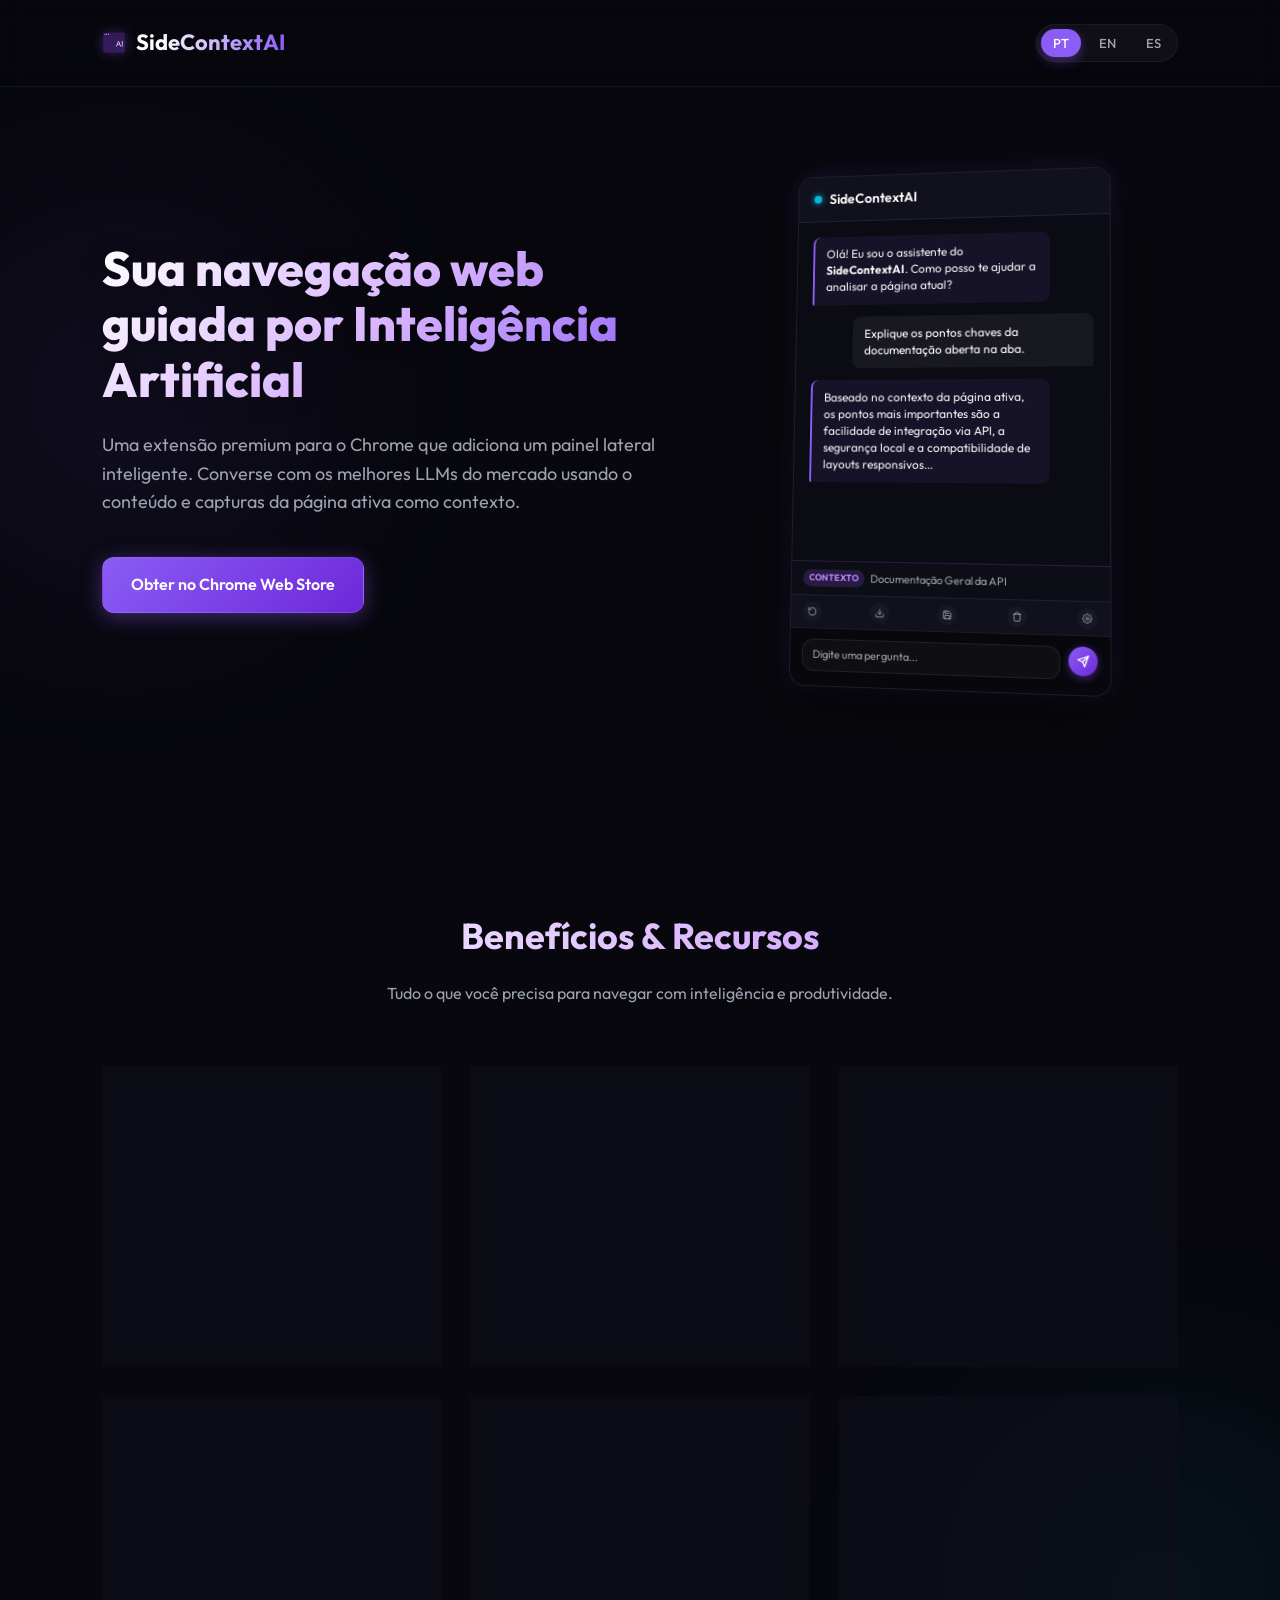
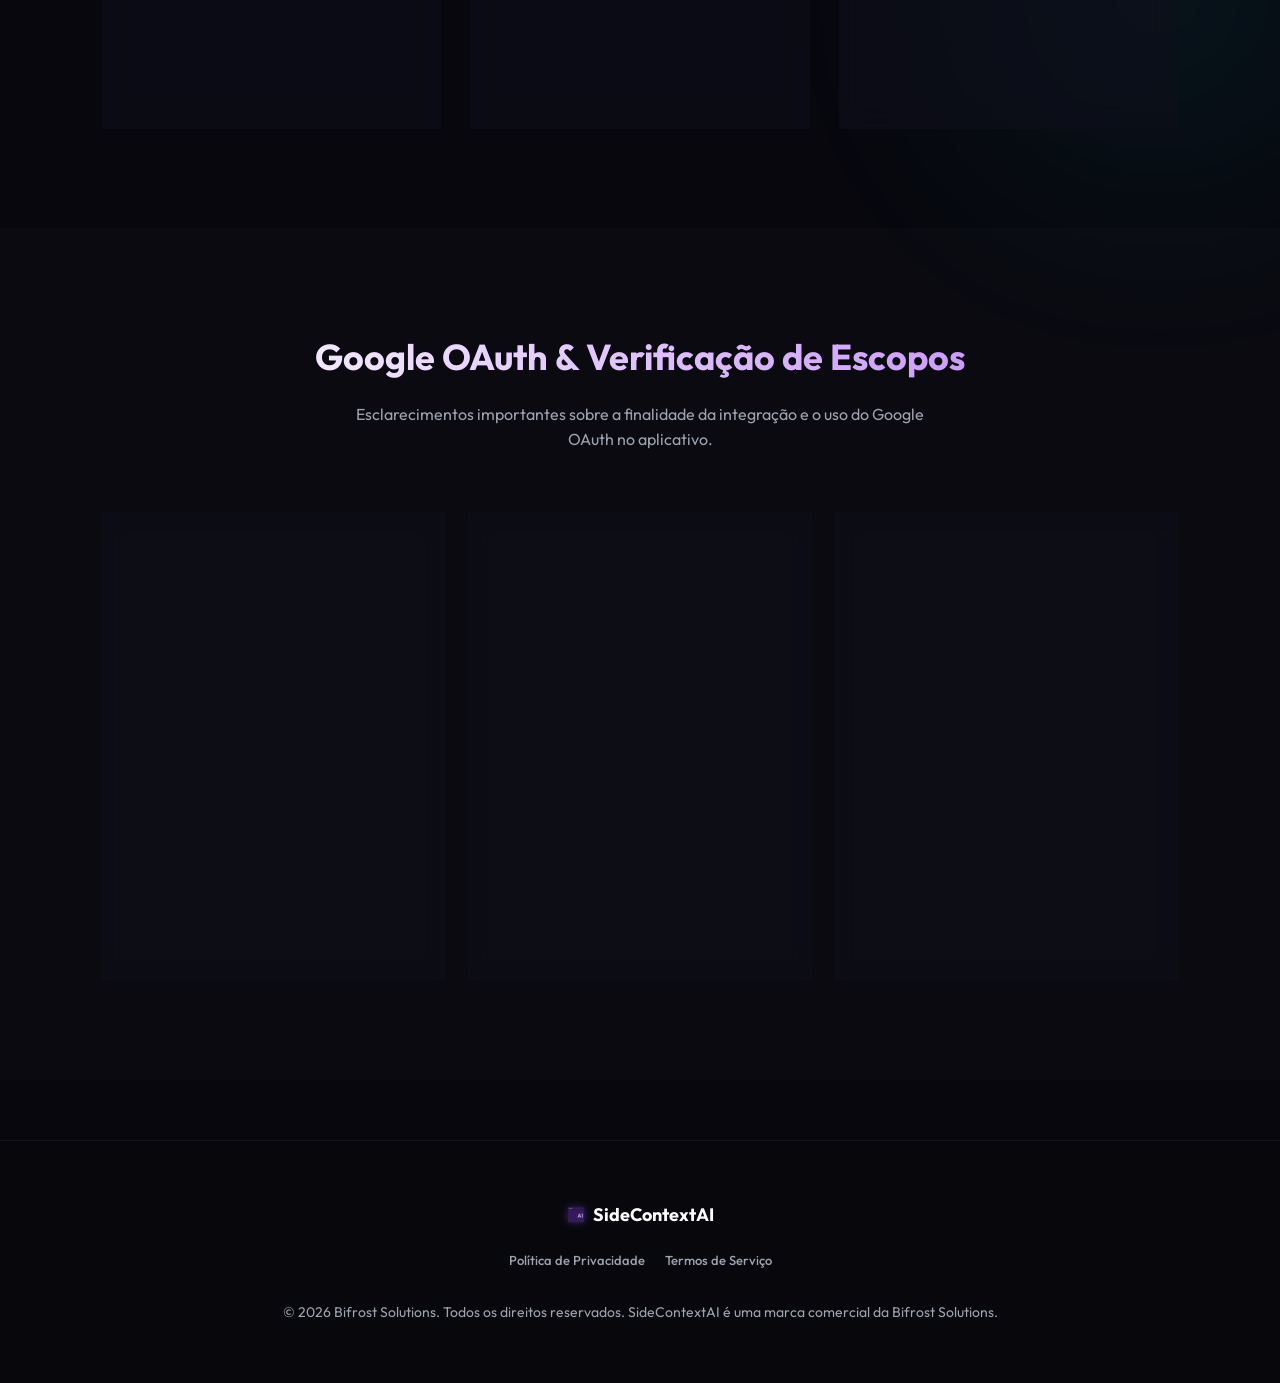
<file: index.html>
<!DOCTYPE html>
<html lang="pt">
<head>
  <meta charset="UTF-8">
  <meta name="viewport" content="width=device-width, initial-scale=1.0">
  <title>SideContextAI — Inteligência Artificial em Painel Lateral no Navegador</title>
  <meta name="description" content="SideContextAI - Extensão Chrome premium de IA em painel lateral com leitura de contexto ativo de página, captura de tela, exportação para Drive e Markdown.">
  
  <!-- SEO & OpenGraph -->
  <meta property="og:title" content="SideContextAI — Inteligência Artificial em Painel Lateral no Navegador">
  <meta property="og:description" content="Converse com Gemini, OpenAI, Anthropic Claude, Meta, DeepSeek, Qwen e Kimi usando o conteúdo da página ativa como contexto instantâneo.">
  <meta property="og:type" content="website">
  
  <!-- Fonts -->
  <link rel="preconnect" href="https://fonts.googleapis.com">
  <link rel="preconnect" href="https://fonts.gstatic.com" crossorigin>
  <link href="https://fonts.googleapis.com/css2?family=Outfit:wght@300;400;500;600;700;800&display=swap" rel="stylesheet">
  
  <link rel="icon" type="image/png" href="icon.png">
  <link rel="stylesheet" href="style.css">
</head>
<body>
  <!-- Nav Bar -->
  <nav class="navbar">
    <div class="logo">
      <img src="icon.png" alt="SideContextAI Logo" style="width: 24px; height: 24px; border-radius: 6px; filter: drop-shadow(0 0 6px var(--primary-glow));">
      <span data-i18n="navTitle">SideContextAI</span>
    </div>
    
    <div class="lang-selector">
      <button class="lang-btn active" data-lang="pt_BR" id="lang-pt">PT</button>
      <button class="lang-btn" data-lang="en" id="lang-en">EN</button>
      <button class="lang-btn" data-lang="es" id="lang-es">ES</button>
    </div>
  </nav>

  <!-- Hero Section -->
  <section class="hero">
    <div class="hero-content scroll-reveal">
      <h2 class="hero-title" data-i18n="heroTitle">Sua navegação web guiada por Inteligência Artificial</h2>
      <p class="hero-subtitle" data-i18n="heroSubtitle">Uma extensão premium para o Chrome que adiciona um painel lateral inteligente. Converse com os melhores LLMs do mercado usando o conteúdo e capturas da página ativa como contexto.</p>
      <div class="hero-ctas">
        <a href="#" class="btn-primary" data-i18n="ctaInstall">Obter no Chrome Web Store</a>
      </div>
    </div>
    
    <div class="hero-mockup scroll-reveal delay-1">
      <!-- High fidelity extension UI preview in CSS -->
      <div class="extension-preview">
        <div class="mock-header">
          <div class="mock-header-dot"></div>
          <span>SideContextAI</span>
        </div>
        
        <div class="mock-chat">
          <div class="mock-msg assistant">
            Olá! Eu sou o assistente do <strong>SideContextAI</strong>. Como posso te ajudar a analisar a página atual?
          </div>
          <div class="mock-msg user">
            Explique os pontos chaves da documentação aberta na aba.
          </div>
          <div class="mock-msg assistant">
            Baseado no contexto da página ativa, os pontos mais importantes são a facilidade de integração via API, a segurança local e a compatibilidade de layouts responsivos...
          </div>
        </div>

        <div class="mock-context">
          <span class="mock-badge">CONTEXTO</span>
          <span class="mock-title">Documentação Geral da API</span>
        </div>

        <div class="mock-toolbar">
          <div class="mock-tool">
            <svg xmlns="http://www.w3.org/2000/svg" width="10" height="10" viewBox="0 0 24 24" fill="none" stroke="currentColor" stroke-width="2" stroke-linecap="round" stroke-linejoin="round"><path d="M3 12a9 9 0 1 0 9-9 9.75 9.75 0 0 0-6.74 2.74L3 8"></path><polyline points="3 3 3 8 8 8"></polyline></svg>
          </div>
          <div class="mock-tool">
            <svg xmlns="http://www.w3.org/2000/svg" width="10" height="10" viewBox="0 0 24 24" fill="none" stroke="currentColor" stroke-width="2" stroke-linecap="round" stroke-linejoin="round"><path d="M21 15v4a2 2 0 0 1-2 2H5a2 2 0 0 1-2-2v-4"></path><polyline points="7 10 12 15 17 10"></polyline><line x1="12" y1="15" x2="12" y2="3"></line></svg>
          </div>
          <div class="mock-tool">
            <svg xmlns="http://www.w3.org/2000/svg" width="10" height="10" viewBox="0 0 24 24" fill="none" stroke="currentColor" stroke-width="2" stroke-linecap="round" stroke-linejoin="round"><path d="M19 21H5a2 2 0 0 1-2-2V5a2 2 0 0 1 2-2h11l5 5v11a2 2 0 0 1-2 2z"></path><polyline points="17 21 17 13 7 13 7 21"></polyline><polyline points="7 3 7 8 15 8"></polyline></svg>
          </div>
          <div class="mock-tool">
            <svg xmlns="http://www.w3.org/2000/svg" width="10" height="10" viewBox="0 0 24 24" fill="none" stroke="currentColor" stroke-width="2" stroke-linecap="round" stroke-linejoin="round"><polyline points="3 6 5 6 21 6"></polyline><path d="M19 6v14a2 2 0 0 1-2 2H7a2 2 0 0 1-2-2V6m3 0V4a2 2 0 0 1 2-2h4a2 2 0 0 1 2 2v2"></path></svg>
          </div>
          <div class="mock-tool">
            <svg xmlns="http://www.w3.org/2000/svg" width="10" height="10" viewBox="0 0 24 24" fill="none" stroke="currentColor" stroke-width="2" stroke-linecap="round" stroke-linejoin="round"><circle cx="12" cy="12" r="3"></circle><path d="M19.4 15a1.65 1.65 0 0 0 .33 1.82l.06.06a2 2 0 1 1-2.83 2.83l-.06-.06a1.65 1.65 0 0 0-1.82-.33 1.65 1.65 0 0 0-1 1.51V21a2 2 0 0 1-4 0v-.09A1.65 1.65 0 0 0 9 19.4a1.65 1.65 0 0 0-1.82.33l-.06.06a2 2 0 1 1-2.83-2.83l.06-.06a1.65 1.65 0 0 0 .33-1.82 1.65 1.65 0 0 0-1.51-1H3a2 2 0 0 1 0-4h.09A1.65 1.65 0 0 0 4.6 9a1.65 1.65 0 0 0-.33-1.82l-.06-.06a2 2 0 1 1 2.83-2.83l.06.06a1.65 1.65 0 0 0 1.82.33H9a1.65 1.65 0 0 0 1-1.51V3a2 2 0 0 1 4 0v.09a1.65 1.65 0 0 0 1 1.51 1.65 1.65 0 0 0 1.82-.33l.06-.06a2 2 0 1 1 2.83 2.83l-.06.06a1.65 1.65 0 0 0-.33 1.82V9a1.65 1.65 0 0 0 1.51 1H21a2 2 0 0 1 0 4h-.09a1.65 1.65 0 0 0-1.51 1z"></path></svg>
          </div>
        </div>

        <div class="mock-input-area">
          <div class="mock-input">Digite uma pergunta...</div>
          <div class="mock-send">
            <svg xmlns="http://www.w3.org/2000/svg" width="12" height="12" viewBox="0 0 24 24" fill="none" stroke="#fff" stroke-width="2.5" stroke-linecap="round" stroke-linejoin="round"><line x1="22" y1="2" x2="11" y2="13"></line><polygon points="22 2 15 22 11 13 2 9 22 2"></polygon></svg>
          </div>
        </div>
      </div>
    </div>
  </section>

  <!-- Features Section -->
  <section class="section" id="features">
    <div class="section-header scroll-reveal">
      <h2 class="section-title" data-i18n="sectionFeaturesTitle">Benefícios & Recursos</h2>
      <p class="section-subtitle" data-i18n="sectionFeaturesSub">Tudo o que você precisa para navegar com inteligência e produtividade.</p>
    </div>
    
    <div class="features-grid">
      <!-- Card 1 -->
      <div class="feature-card scroll-reveal">
        <div class="feature-icon-wrapper">
          <svg xmlns="http://www.w3.org/2000/svg" width="24" height="24" viewBox="0 0 24 24" fill="none" stroke="currentColor" stroke-width="2" stroke-linecap="round" stroke-linejoin="round"><path d="M14 2H6a2 2 0 0 0-2 2v16a2 2 0 0 0 2 2h12a2 2 0 0 0 2-2V8z"></path><polyline points="14 2 14 8 20 8"></polyline><line x1="16" y1="13" x2="8" y2="13"></line><line x1="16" y1="17" x2="8" y2="17"></line><polyline points="10 9 9 9 8 9"></polyline></svg>
        </div>
        <h3 data-i18n="featureContextTitle">Contexto Limpo de Página</h3>
        <p data-i18n="featureContextDesc">Lê e analisa dinamicamente até 30.000 caracteres de texto do corpo principal da aba ativa, ignorando automaticamente cabeçalhos, rodapés e anúncios.</p>
      </div>

      <!-- Card 2 -->
      <div class="feature-card scroll-reveal delay-1">
        <div class="feature-icon-wrapper">
          <svg xmlns="http://www.w3.org/2000/svg" width="24" height="24" viewBox="0 0 24 24" fill="none" stroke="currentColor" stroke-width="2" stroke-linecap="round" stroke-linejoin="round"><rect x="3" y="3" width="18" height="18" rx="2" ry="2"></rect><circle cx="8.5" cy="8.5" r="1.5"></circle><polyline points="21 15 16 10 5 21"></polyline></svg>
        </div>
        <h3 data-i18n="featureMultimodalTitle">Suporte Multimodal</h3>
        <p data-i18n="featureMultimodalDesc">Anexe capturas de tela (prints) da área visível da sua aba ativa e envie para modelos multimodais como o Gemini e Claude analisarem visualmente.</p>
      </div>

      <!-- Card 3 -->
      <div class="feature-card scroll-reveal delay-2">
        <div class="feature-icon-wrapper">
          <svg xmlns="http://www.w3.org/2000/svg" width="24" height="24" viewBox="0 0 24 24" fill="none" stroke="currentColor" stroke-width="2" stroke-linecap="round" stroke-linejoin="round"><path d="M12 2L2 7l10 5 10-5-10-5zM2 17l10 5 10-5M2 12l10 5 10-5"></path></svg>
        </div>
        <h3 data-i18n="featureProvidersTitle">7 Provedores Globais</h3>
        <p data-i18n="featureProvidersDesc">Configure e alterne em tempo real entre Google Gemini, OpenAI, Anthropic Claude, Meta, DeepSeek, Qwen e Kimi.</p>
      </div>

      <!-- Card 4 -->
      <div class="feature-card scroll-reveal">
        <div class="feature-icon-wrapper">
          <svg xmlns="http://www.w3.org/2000/svg" width="24" height="24" viewBox="0 0 24 24" fill="none" stroke="currentColor" stroke-width="2" stroke-linecap="round" stroke-linejoin="round"><path d="M19 21H5a2 2 0 0 1-2-2V5a2 2 0 0 1 2-2h11l5 5v11a2 2 0 0 1-2 2z"></path><polyline points="17 21 17 13 7 13 7 21"></polyline><polyline points="7 3 7 8 15 8"></polyline></svg>
        </div>
        <h3 data-i18n="featureDriveTitle">Exportação em Nuvem</h3>
        <p data-i18n="featureDriveDesc">Integre sua conta do Google Drive para salvar conversas completas formatadas em pastas personalizadas com layout rico em HTML.</p>
      </div>

      <!-- Card 5 -->
      <div class="feature-card scroll-reveal delay-1">
        <div class="feature-icon-wrapper">
          <svg xmlns="http://www.w3.org/2000/svg" width="24" height="24" viewBox="0 0 24 24" fill="none" stroke="currentColor" stroke-width="2" stroke-linecap="round" stroke-linejoin="round"><path d="M21 15v4a2 2 0 0 1-2 2H5a2 2 0 0 1-2-2v-4"></path><polyline points="7 10 12 15 17 10"></polyline><line x1="12" y1="15" x2="12" y2="3"></line></svg>
        </div>
        <h3 data-i18n="featureLocalTitle">Download em Markdown</h3>
        <p data-i18n="featureLocalDesc">Baixe o histórico completo da conversa localmente em Markdown (.md) estruturado com um único clique, sem permissões invasivas.</p>
      </div>

      <!-- Card 6 -->
      <div class="feature-card scroll-reveal delay-2">
        <div class="feature-icon-wrapper">
          <svg xmlns="http://www.w3.org/2000/svg" width="24" height="24" viewBox="0 0 24 24" fill="none" stroke="currentColor" stroke-width="2" stroke-linecap="round" stroke-linejoin="round"><rect x="3" y="11" width="18" height="11" rx="2" ry="2"></rect><path d="M7 11V7a5 5 0 0 1 10 0v4"></path></svg>
        </div>
        <h3 data-i18n="featurePrivacyTitle">Privacidade e Segurança</h3>
        <p data-i18n="featurePrivacyDesc">Suas credenciais e dados nunca tocam servidores intermediários. Tudo é salvo no armazenamento seguro local (chrome.storage.local) do seu navegador.</p>
      </div>
    </div>
  </section>

  <!-- Google Cloud Verification Section -->
  <section class="section" id="google-verification" style="border-top: 1px solid var(--border-color); background: rgba(255, 255, 255, 0.01);">
    <div class="section-header scroll-reveal">
      <h2 class="section-title" data-i18n="oauthSectionTitle">Google OAuth & Verificação de Escopos</h2>
      <p class="section-subtitle" data-i18n="oauthSectionSub">Esclarecimentos importantes sobre a finalidade da integração e o uso do Google OAuth no aplicativo.</p>
    </div>
    
    <div class="features-grid" style="grid-template-columns: repeat(auto-fit, minmax(280px, 1fr)); gap: 24px;">
      <!-- Bloco 1: Finalidade -->
      <div class="feature-card scroll-reveal">
        <div class="feature-icon-wrapper" style="background: rgba(139, 92, 246, 0.1); color: var(--primary-hover);">
          <svg xmlns="http://www.w3.org/2000/svg" width="24" height="24" viewBox="0 0 24 24" fill="none" stroke="currentColor" stroke-width="2" stroke-linecap="round" stroke-linejoin="round"><path d="M12 22s8-4 8-10V5l-8-3-8 3v7c0 6 8 10 8 10z"></path></svg>
        </div>
        <h3 data-i18n="oauthPurposeTitle">Finalidade e Propósito do Aplicativo</h3>
        <p data-i18n="oauthPurposeDesc" style="color: var(--text-secondary); line-height: 1.5; font-size: 14px;">O SideContextAI é um assistente de produtividade para navegadores. Sua finalidade é ajudar o usuário a interagir, resumir e analisar o conteúdo em texto e imagens de sua aba aberta de navegação ativa através da integração com modelos de inteligência artificial.</p>
      </div>

      <!-- Bloco 2: Escopo -->
      <div class="feature-card scroll-reveal delay-1">
        <div class="feature-icon-wrapper" style="background: rgba(99, 102, 241, 0.1); color: #6366f1;">
          <svg xmlns="http://www.w3.org/2000/svg" width="24" height="24" viewBox="0 0 24 24" fill="none" stroke="currentColor" stroke-width="2" stroke-linecap="round" stroke-linejoin="round"><path d="M22 19a2 2 0 0 1-2 2H4a2 2 0 0 1-2-2V5a2 2 0 0 1 2-2h5l2 3h9a2 2 0 0 1 2 2z"></path></svg>
        </div>
        <h3 data-i18n="oauthScopeTitle">Uso do Escopo do Google Drive (drive.file)</h3>
        <p data-i18n="oauthScopeDesc" style="color: var(--text-secondary); line-height: 1.5; font-size: 14px;">A extensão requer acesso limitado ao escopo 'https://www.googleapis.com/auth/drive.file'. Este escopo é utilizado unicamente para possibilitar que você salve o histórico das suas conversas e análises de IA em formato de documento (.html rico) em seu próprio Google Drive, sob uma pasta padrão chamada 'Side Context AI Docs'. Nós não visualizamos, modificamos ou excluímos outros arquivos.</p>
      </div>

      <!-- Bloco 3: Privacidade -->
      <div class="feature-card scroll-reveal delay-2">
        <div class="feature-icon-wrapper" style="background: rgba(16, 185, 129, 0.1); color: var(--success-color);">
          <svg xmlns="http://www.w3.org/2000/svg" width="24" height="24" viewBox="0 0 24 24" fill="none" stroke="currentColor" stroke-width="2" stroke-linecap="round" stroke-linejoin="round"><rect x="3" y="11" width="18" height="11" rx="2" ry="2"></rect><path d="M7 11V7a5 5 0 0 1 10 0v4"></path></svg>
        </div>
        <h3 data-i18n="oauthPrivacyTitle">Privacidade Estrita</h3>
        <p data-i18n="oauthPrivacyDesc" style="color: var(--text-secondary); line-height: 1.5; font-size: 14px;">Nenhum token do Google OAuth, dados de consentimento ou arquivos exportados passam por servidores de backend da Bifrost Solutions. Toda a troca de dados e autenticação OAuth2 ocorre de forma isolada, direta e local entre o seu navegador Google Chrome e os endpoints oficiais da Google API.</p>
      </div>
    </div>
  </section>


  <!-- Footer -->
  <footer class="footer">
    <div class="footer-content">
      <div class="footer-logo">
        <img src="icon.png" alt="SideContextAI Logo" style="width: 18px; height: 18px; border-radius: 4px; filter: drop-shadow(0 0 4px var(--primary-glow));">
        <span>SideContextAI</span>
      </div>
      <div style="margin-bottom: 10px; display: flex; gap: 20px;">
        <a href="privacy.html" style="color: var(--text-secondary); text-decoration: none; font-size: 13px; font-weight: 500;" data-i18n="privacyLink">Política de Privacidade</a>
        <a href="terms.html" style="color: var(--text-secondary); text-decoration: none; font-size: 13px; font-weight: 500;" data-i18n="termsLink">Termos de Serviço</a>
      </div>
      <p data-i18n="footerText">© 2026 Bifrost Solutions. Todos os direitos reservados. SideContextAI é uma marca comercial da Bifrost Solutions.</p>
    </div>
  </footer>

  <script src="messages.js"></script>
  <script src="script.js"></script>
</body>
</html>
</file>
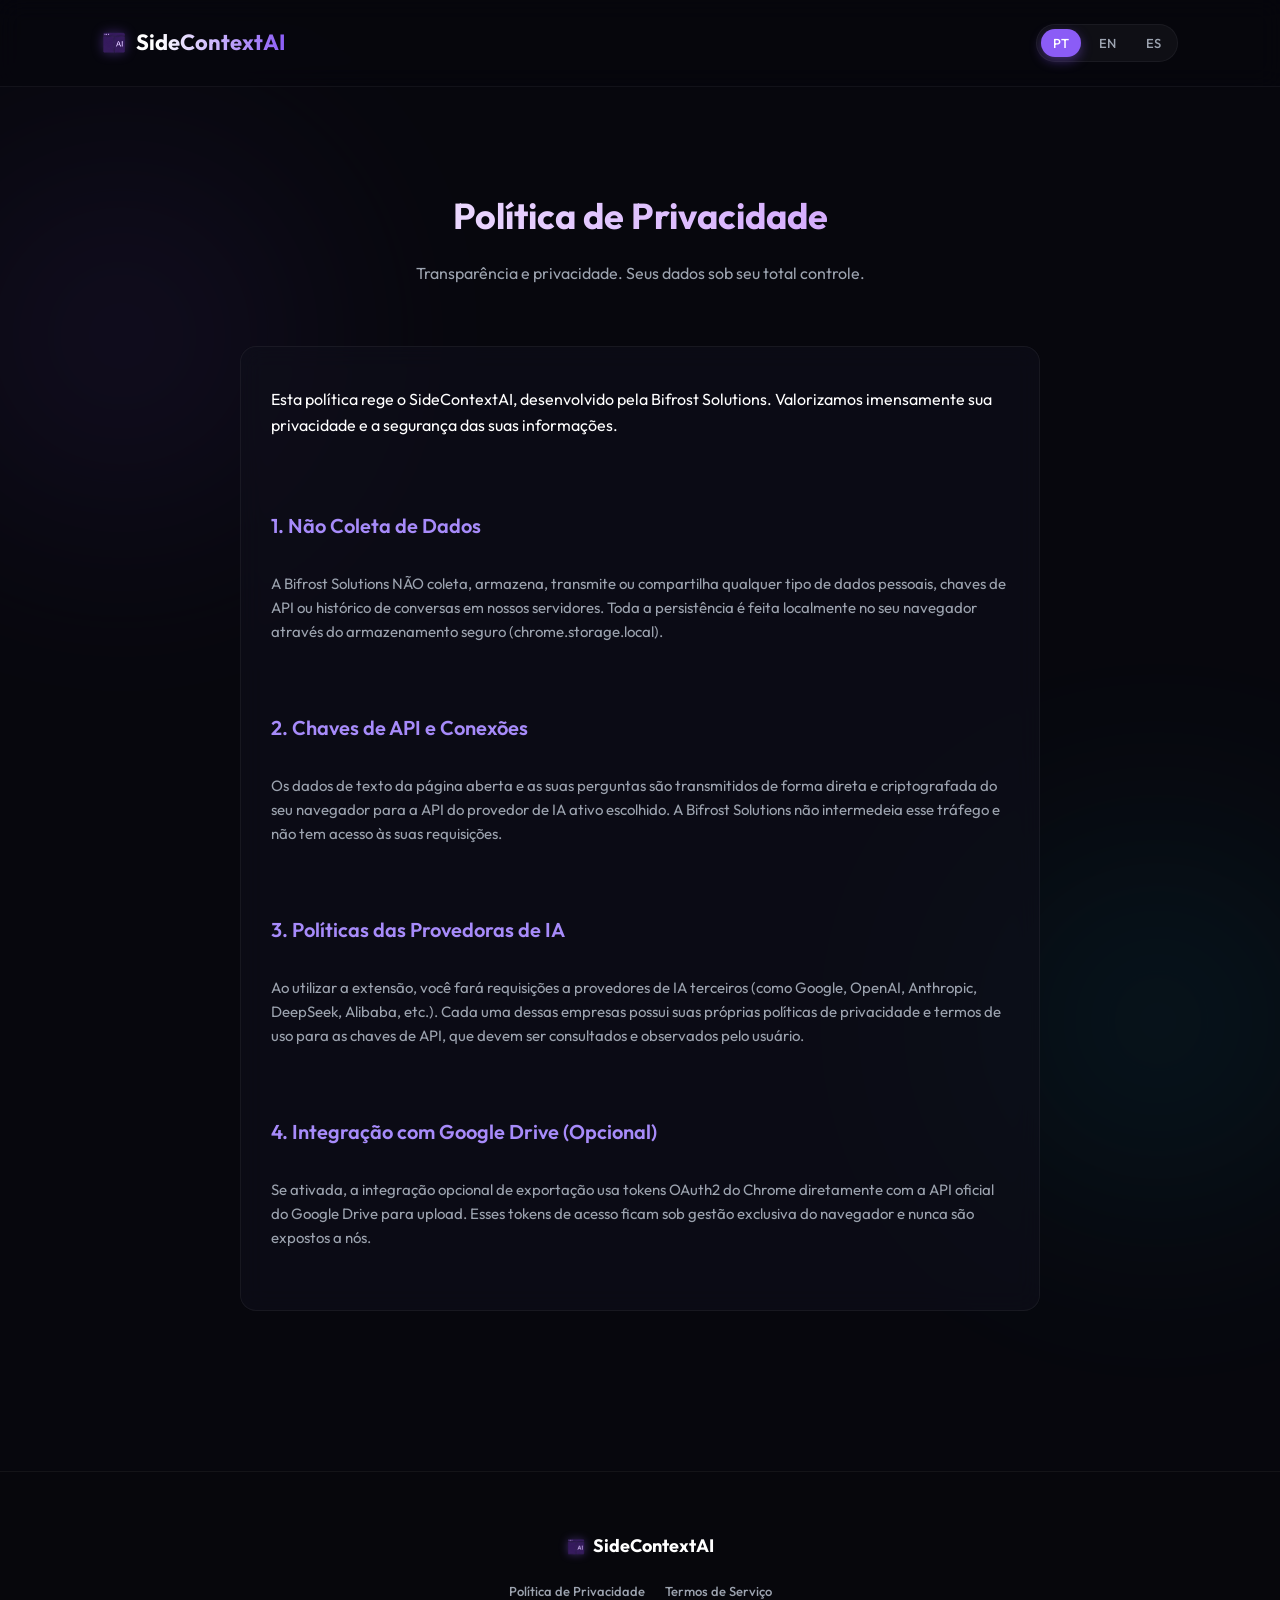
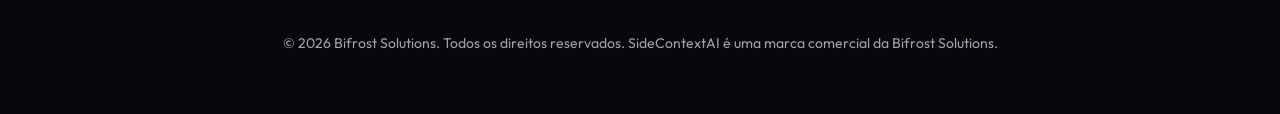
<file: privacy.html>
<!DOCTYPE html>
<html lang="pt">
<head>
  <meta charset="UTF-8">
  <meta name="viewport" content="width=device-width, initial-scale=1.0">
  <title>SideContextAI — Política de Privacidade</title>
  <meta name="description" content="SideContextAI - Política de Privacidade e não coleta de dados da Bifrost Solutions.">
  
  <!-- Fonts -->
  <link rel="preconnect" href="https://fonts.googleapis.com">
  <link rel="preconnect" href="https://fonts.gstatic.com" crossorigin>
  <link href="https://fonts.googleapis.com/css2?family=Outfit:wght@300;400;500;600;700;800&display=swap" rel="stylesheet">
  
  <link rel="icon" type="image/png" href="icon.png">
  <link rel="stylesheet" href="style.css">
</head>
<body>
  <!-- Nav Bar -->
  <nav class="navbar">
    <div class="logo">
      <a href="index.html" style="text-decoration: none; display: flex; align-items: center; gap: 10px;">
        <img src="icon.png" alt="SideContextAI Logo" style="width: 24px; height: 24px; border-radius: 6px; filter: drop-shadow(0 0 6px var(--primary-glow));">
        <span data-i18n="navTitle">SideContextAI</span>
      </a>
    </div>
    
    <div class="lang-selector">
      <button class="lang-btn active" data-lang="pt_BR" id="lang-pt">PT</button>
      <button class="lang-btn" data-lang="en" id="lang-en">EN</button>
      <button class="lang-btn" data-lang="es" id="lang-es">ES</button>
    </div>
  </nav>

  <!-- Content Section -->
  <section class="section">
    <div class="section-header scroll-reveal">
      <h1 class="section-title" data-i18n="privacyTitle">Política de Privacidade</h1>
      <p class="section-subtitle" data-i18n="privacySubtitle">Transparência e privacidade. Seus dados sob seu total controle.</p>
    </div>
    
    <div style="max-width: 800px; margin: 0 auto;" class="feature-card scroll-reveal">
      <p style="margin-bottom: 24px; font-size: 16px; color: #fff;" data-i18n="privacyIntro">Esta política rege o SideContextAI, desenvolvido pela Bifrost Solutions. Valorizamos imensamente sua privacidade e a segurança das suas informações.</p>
      
      <h3 style="margin-top: 28px; margin-bottom: 10px; color: var(--primary-hover);" data-i18n="privacySec1Title">1. Não Coleta de Dados</h3>
      <p style="margin-bottom: 20px; font-size: 15px; color: var(--text-secondary);" data-i18n="privacySec1Desc">A Bifrost Solutions NÃO coleta, armazena, transmite ou compartilha qualquer tipo de dados pessoais, chaves de API ou histórico de conversas em nossos servidores. Toda a persistência é feita localmente no seu navegador através do armazenamento seguro (chrome.storage.local).</p>
      
      <h3 style="margin-top: 28px; margin-bottom: 10px; color: var(--primary-hover);" data-i18n="privacySec2Title">2. Chaves de API e Conexões</h3>
      <p style="margin-bottom: 20px; font-size: 15px; color: var(--text-secondary);" data-i18n="privacySec2Desc">Os dados de texto da página aberta e as suas perguntas são transmitidos de forma direta e criptografada do seu navegador para a API do provedor de IA ativo escolhido. A Bifrost Solutions não intermedeia esse tráfego e não tem acesso às suas requisições.</p>
      
      <h3 style="margin-top: 28px; margin-bottom: 10px; color: var(--primary-hover);" data-i18n="privacySec3Title">3. Políticas das Provedoras de IA</h3>
      <p style="margin-bottom: 20px; font-size: 15px; color: var(--text-secondary);" data-i18n="privacySec3Desc">Ao utilizar a extensão, você fará requisições a provedores de IA terceiros (como Google, OpenAI, Anthropic, DeepSeek, Alibaba, etc.). Cada uma dessas empresas possui suas próprias políticas de privacidade e termos de uso para as chaves de API, que devem ser consultados e observados pelo usuário.</p>
      
      <h3 style="margin-top: 28px; margin-bottom: 10px; color: var(--primary-hover);" data-i18n="privacySec4Title">4. Google Drive Integration</h3>
      <p style="margin-bottom: 20px; font-size: 15px; color: var(--text-secondary);" data-i18n="privacySec4Desc">Se ativada, a integração opcional de exportação usa tokens OAuth2 do Chrome diretamente com a API oficial do Google Drive para upload. Esses tokens de acesso ficam sob gestão exclusiva do navegador e nunca são expostos a nós.</p>
    </div>
  </section>

  <!-- Footer -->
  <footer class="footer">
    <div class="footer-content">
      <div class="footer-logo">
        <img src="icon.png" alt="SideContextAI Logo" style="width: 18px; height: 18px; border-radius: 4px; filter: drop-shadow(0 0 4px var(--primary-glow));">
        <span>SideContextAI</span>
      </div>
      <div style="margin-bottom: 10px; display: flex; gap: 20px;">
        <a href="privacy.html" style="color: var(--text-secondary); text-decoration: none; font-size: 13px; font-weight: 500;" data-i18n="privacyLink">Política de Privacidade</a>
        <a href="terms.html" style="color: var(--text-secondary); text-decoration: none; font-size: 13px; font-weight: 500;" data-i18n="termsLink">Termos de Serviço</a>
      </div>
      <p data-i18n="footerText">© 2026 Bifrost Solutions. Todos os direitos reservados. SideContextAI é uma marca comercial da Bifrost Solutions.</p>
    </div>
  </footer>

  <script src="messages.js"></script>
  <script src="script.js"></script>
</body>
</html>
</file>
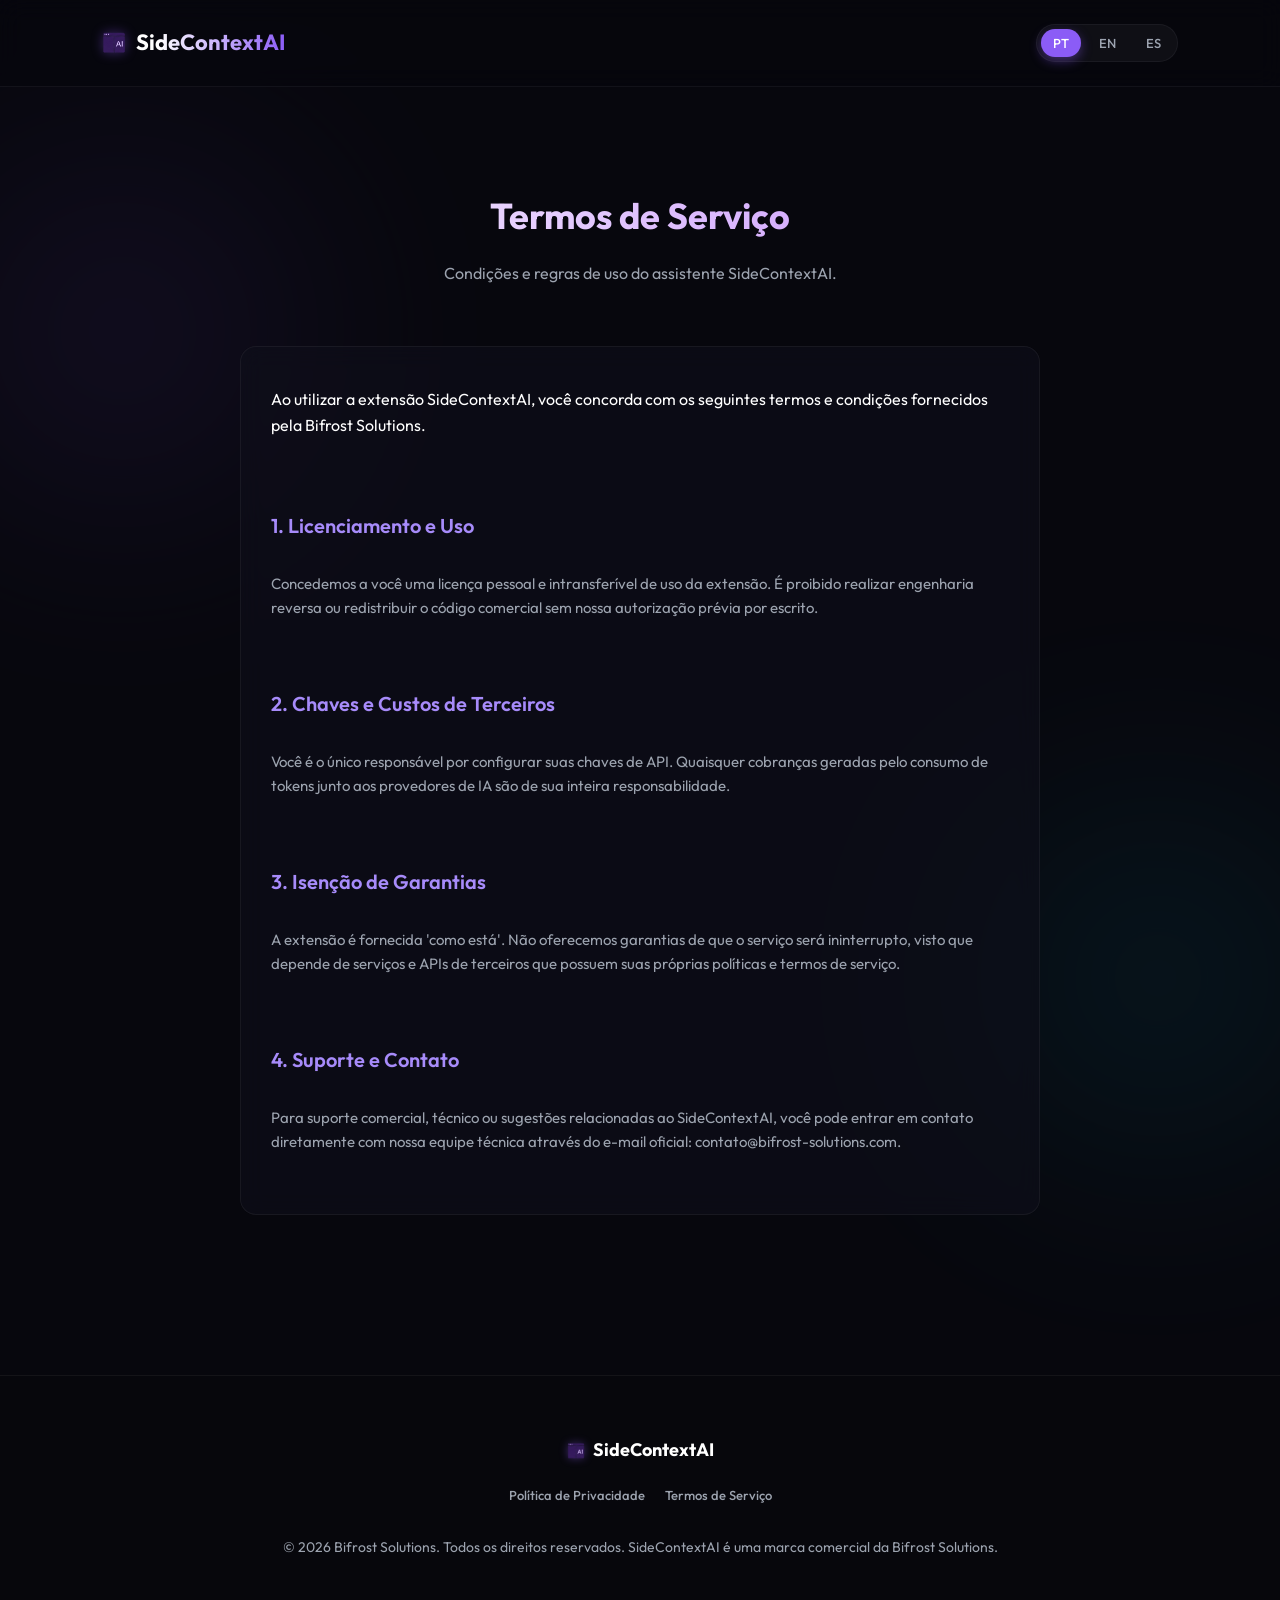
<file: terms.html>
<!DOCTYPE html>
<html lang="pt">
<head>
  <meta charset="UTF-8">
  <meta name="viewport" content="width=device-width, initial-scale=1.0">
  <title>SideContextAI — Termos de Serviço</title>
  <meta name="description" content="SideContextAI - Termos de Serviço da Bifrost Solutions.">
  
  <!-- Fonts -->
  <link rel="preconnect" href="https://fonts.googleapis.com">
  <link rel="preconnect" href="https://fonts.gstatic.com" crossorigin>
  <link href="https://fonts.googleapis.com/css2?family=Outfit:wght@300;400;500;600;700;800&display=swap" rel="stylesheet">
  
  <link rel="icon" type="image/png" href="icon.png">
  <link rel="stylesheet" href="style.css">
</head>
<body>
  <!-- Nav Bar -->
  <nav class="navbar">
    <div class="logo">
      <a href="index.html" style="text-decoration: none; display: flex; align-items: center; gap: 10px;">
        <img src="icon.png" alt="SideContextAI Logo" style="width: 24px; height: 24px; border-radius: 6px; filter: drop-shadow(0 0 6px var(--primary-glow));">
        <span data-i18n="navTitle">SideContextAI</span>
      </a>
    </div>
    
    <div class="lang-selector">
      <button class="lang-btn active" data-lang="pt_BR" id="lang-pt">PT</button>
      <button class="lang-btn" data-lang="en" id="lang-en">EN</button>
      <button class="lang-btn" data-lang="es" id="lang-es">ES</button>
    </div>
  </nav>

  <!-- Content Section -->
  <section class="section">
    <div class="section-header scroll-reveal">
      <h1 class="section-title" data-i18n="termsTitle">Termos de Serviço</h1>
      <p class="section-subtitle" data-i18n="termsSubtitle">Condições e regras de uso do assistente SideContextAI.</p>
    </div>
    
    <div style="max-width: 800px; margin: 0 auto;" class="feature-card scroll-reveal">
      <p style="margin-bottom: 24px; font-size: 16px; color: #fff;" data-i18n="termsIntro">Ao utilizar a extensão SideContextAI, você concorda com os seguintes termos e condições fornecidos pela Bifrost Solutions.</p>
      
      <h3 style="margin-top: 28px; margin-bottom: 10px; color: var(--primary-hover);" data-i18n="termsSec1Title">1. Licenciamento e Uso</h3>
      <p style="margin-bottom: 20px; font-size: 15px; color: var(--text-secondary);" data-i18n="termsSec1Desc">Concedemos a você uma licença pessoal e intransferível de uso da extensão. É proibido realizar engenharia reversa ou redistribuir o código comercial sem nossa autorização prévia por escrito.</p>
      
      <h3 style="margin-top: 28px; margin-bottom: 10px; color: var(--primary-hover);" data-i18n="termsSec2Title">2. Chaves e Custos de Terceiros</h3>
      <p style="margin-bottom: 20px; font-size: 15px; color: var(--text-secondary);" data-i18n="termsSec2Desc">Você é o único responsável por configurar suas chaves de API. Quaisquer cobranças geradas pelo consumo de tokens junto aos provedores de IA são de sua inteira responsabilidade.</p>
      
      <h3 style="margin-top: 28px; margin-bottom: 10px; color: var(--primary-hover);" data-i18n="termsSec3Title">3. Isenção de Garantias</h3>
      <p style="margin-bottom: 20px; font-size: 15px; color: var(--text-secondary);" data-i18n="termsSec3Desc">A extensão é fornecida 'como está'. Não oferecemos garantias de que o serviço será ininterrupto, visto que depende de serviços e APIs de terceiros que possuem suas próprias políticas e termos de serviço.</p>
      
      <h3 style="margin-top: 28px; margin-bottom: 10px; color: var(--primary-hover);" data-i18n="termsSec4Title">4. Suporte e Contato</h3>
      <p style="margin-bottom: 20px; font-size: 15px; color: var(--text-secondary);" data-i18n="termsSec4Desc">Para suporte comercial, técnico ou sugestões relacionadas ao SideContextAI, você pode entrar em contato diretamente com nossa equipe técnica através do e-mail oficial: contato@bifrost-solutions.com.</p>
    </div>
  </section>

  <!-- Footer -->
  <footer class="footer">
    <div class="footer-content">
      <div class="footer-logo">
        <img src="icon.png" alt="SideContextAI Logo" style="width: 18px; height: 18px; border-radius: 4px; filter: drop-shadow(0 0 4px var(--primary-glow));">
        <span>SideContextAI</span>
      </div>
      <div style="margin-bottom: 10px; display: flex; gap: 20px;">
        <a href="privacy.html" style="color: var(--text-secondary); text-decoration: none; font-size: 13px; font-weight: 500;" data-i18n="privacyLink">Política de Privacidade</a>
        <a href="terms.html" style="color: var(--text-secondary); text-decoration: none; font-size: 13px; font-weight: 500;" data-i18n="termsLink">Termos de Serviço</a>
      </div>
      <p data-i18n="footerText">© 2026 Bifrost Solutions. Todos os direitos reservados. SideContextAI é uma marca comercial da Bifrost Solutions.</p>
    </div>
  </footer>

  <script src="messages.js"></script>
  <script src="script.js"></script>
</body>
</html>
</file>
<file: style.css>
/* style.css */

:root {
  --bg-dark: #07070d;
  --bg-panel: rgba(15, 15, 27, 0.6);
  --border-glass: rgba(255, 255, 255, 0.05);
  --border-glow: rgba(139, 92, 246, 0.3);
  --text-primary: #f3f4f6;
  --text-secondary: #9ca3af;
  --primary-color: #8b5cf6;
  --primary-hover: #a78bfa;
  --primary-glow: rgba(139, 92, 246, 0.4);
  --accent-color: #06b6d4;
  --font-sans: 'Outfit', sans-serif;
  --transition-smooth: all 0.3s cubic-bezier(0.4, 0, 0.2, 1);
}

* {
  box-sizing: border-box;
  margin: 0;
  padding: 0;
}

body {
  background-color: var(--bg-dark);
  font-family: var(--font-sans);
  color: var(--text-primary);
  line-height: 1.6;
  overflow-x: hidden;
  position: relative;
}

/* Background Auroras */
body::before,
body::after {
  content: "";
  position: absolute;
  width: 500px;
  height: 500px;
  border-radius: 50%;
  filter: blur(120px);
  z-index: -1;
  opacity: 0.15;
  pointer-events: none;
}

body::before {
  top: 5%;
  left: -10%;
  background: radial-gradient(circle, var(--primary-color) 0%, transparent 70%);
  animation: pulseAurora 12s infinite alternate ease-in-out;
}

body::after {
  top: 45%;
  right: -10%;
  background: radial-gradient(circle, var(--accent-color) 0%, transparent 70%);
  animation: pulseAurora 15s infinite alternate-reverse ease-in-out;
}

@keyframes pulseAurora {
  0% { transform: translate(0, 0) scale(1); opacity: 0.12; }
  100% { transform: translate(30px, 40px) scale(1.15); opacity: 0.18; }
}

/* Header & Nav */
.navbar {
  display: flex;
  justify-content: space-between;
  align-items: center;
  padding: 24px 8%;
  background: rgba(7, 7, 13, 0.7);
  backdrop-filter: blur(12px);
  border-bottom: 1px solid var(--border-glass);
  position: sticky;
  top: 0;
  z-index: 100;
}

.logo {
  display: flex;
  align-items: center;
  gap: 10px;
  font-weight: 700;
  font-size: 22px;
  background: linear-gradient(90deg, #fff 30%, var(--primary-color) 100%);
  -webkit-background-clip: text;
  -webkit-text-fill-color: transparent;
  cursor: default;
}

.logo svg {
  stroke: var(--primary-color);
  filter: drop-shadow(0 0 6px var(--primary-glow));
}

.lang-selector {
  display: flex;
  gap: 6px;
  background: rgba(255, 255, 255, 0.04);
  padding: 4px;
  border-radius: 20px;
  border: 1px solid var(--border-glass);
}

.lang-btn {
  background: transparent;
  border: none;
  color: var(--text-secondary);
  font-family: var(--font-sans);
  font-weight: 500;
  font-size: 13px;
  padding: 6px 12px;
  border-radius: 16px;
  cursor: pointer;
  transition: var(--transition-smooth);
}

.lang-btn:hover {
  color: #fff;
}

.lang-btn.active {
  background: var(--primary-color);
  color: #fff;
  box-shadow: 0 4px 12px var(--primary-glow);
}

/* Hero Section */
.hero {
  display: grid;
  grid-template-columns: 1.1fr 0.9fr;
  align-items: center;
  gap: 60px;
  padding: 80px 8% 120px 8%;
  max-width: 1400px;
  margin: 0 auto;
}

.hero-content {
  display: flex;
  flex-direction: column;
}

.hero-title {
  font-size: 48px;
  font-weight: 800;
  line-height: 1.15;
  margin-bottom: 24px;
  background: linear-gradient(135deg, #ffffff 0%, #d8b4fe 50%, var(--primary-color) 100%);
  -webkit-background-clip: text;
  -webkit-text-fill-color: transparent;
  filter: drop-shadow(0 2px 10px rgba(0,0,0,0.3));
}

.hero-subtitle {
  font-size: 18px;
  color: var(--text-secondary);
  margin-bottom: 40px;
  font-weight: 400;
}

.hero-ctas {
  display: flex;
  gap: 16px;
}

.btn-primary {
  display: inline-flex;
  align-items: center;
  gap: 10px;
  background: linear-gradient(135deg, var(--primary-color) 0%, #6d28d9 100%);
  color: #fff;
  padding: 14px 28px;
  border-radius: 12px;
  font-weight: 600;
  font-size: 16px;
  text-decoration: none;
  transition: var(--transition-smooth);
  box-shadow: 0 4px 20px var(--primary-glow);
  border: 1px solid rgba(255, 255, 255, 0.1);
}

.btn-primary:hover {
  transform: translateY(-2px);
  box-shadow: 0 6px 24px rgba(139, 92, 246, 0.6);
  background: linear-gradient(135deg, var(--primary-hover) 0%, var(--primary-color) 100%);
}

.btn-secondary {
  display: inline-flex;
  align-items: center;
  gap: 10px;
  background: rgba(255, 255, 255, 0.04);
  color: var(--text-primary);
  padding: 14px 28px;
  border-radius: 12px;
  font-weight: 600;
  font-size: 16px;
  text-decoration: none;
  transition: var(--transition-smooth);
  border: 1px solid var(--border-glass);
}

.btn-secondary:hover {
  background: rgba(255, 255, 255, 0.08);
  border-color: rgba(255, 255, 255, 0.15);
  transform: translateY(-2px);
}

/* Mockup UI */
.hero-mockup {
  display: flex;
  justify-content: center;
  perspective: 1000px;
}

.extension-preview {
  width: 320px;
  height: 520px;
  background: #0b0b14;
  border-radius: 16px;
  border: 1px solid rgba(255, 255, 255, 0.08);
  box-shadow: 0 20px 50px rgba(0, 0, 0, 0.6), 0 0 25px rgba(139, 92, 246, 0.15);
  display: flex;
  flex-direction: column;
  overflow: hidden;
  transform: rotateY(-8deg) rotateX(4deg);
  transition: var(--transition-smooth);
}

.extension-preview:hover {
  transform: rotateY(0deg) rotateX(0deg) scale(1.02);
  box-shadow: 0 25px 60px rgba(0, 0, 0, 0.7), 0 0 35px rgba(139, 92, 246, 0.25);
}

.mock-header {
  padding: 12px 16px;
  background: rgba(20, 20, 35, 0.7);
  border-bottom: 1px solid rgba(255, 255, 255, 0.08);
  font-weight: 600;
  font-size: 14px;
  color: #fff;
  display: flex;
  align-items: center;
  gap: 8px;
}

.mock-header-dot {
  width: 8px;
  height: 8px;
  background: var(--accent-color);
  border-radius: 50%;
  box-shadow: 0 0 6px var(--accent-color);
}

.mock-chat {
  flex-grow: 1;
  padding: 16px;
  overflow-y: auto;
  display: flex;
  flex-direction: column;
  gap: 12px;
}

.mock-msg {
  padding: 10px 12px;
  border-radius: 8px;
  font-size: 12px;
  max-width: 85%;
  line-height: 1.4;
  animation: fadeIn 0.4s ease forwards;
}

.mock-msg.user {
  background: rgba(255, 255, 255, 0.05);
  align-self: flex-end;
  color: #fff;
  border-bottom-right-radius: 2px;
}

.mock-msg.assistant {
  background: rgba(139, 92, 246, 0.08);
  align-self: flex-start;
  border-left: 2px solid var(--primary-color);
  color: var(--text-primary);
  border-bottom-left-radius: 2px;
}

.mock-context {
  padding: 8px 12px;
  background: rgba(13, 13, 23, 0.85);
  border-top: 1px solid rgba(139, 92, 246, 0.2);
  border-bottom: 1px solid rgba(255, 255, 255, 0.08);
  display: flex;
  align-items: center;
  gap: 6px;
  font-size: 11px;
}

.mock-badge {
  background: rgba(139, 92, 246, 0.2);
  color: #c084fc;
  padding: 1px 6px;
  border-radius: 10px;
  font-size: 9px;
  font-weight: bold;
}

.mock-title {
  color: var(--text-secondary);
  white-space: nowrap;
  overflow: hidden;
  text-overflow: ellipsis;
}

.mock-toolbar {
  padding: 6px 12px;
  background: rgba(20, 20, 35, 0.7);
  display: flex;
  justify-content: space-between;
  border-bottom: 1px solid rgba(255, 255, 255, 0.05);
}

.mock-tool {
  width: 20px;
  height: 20px;
  background: rgba(255, 255, 255, 0.03);
  border-radius: 50%;
  display: flex;
  align-items: center;
  justify-content: center;
}

.mock-tool svg {
  stroke: var(--text-secondary);
}

.mock-input-area {
  padding: 10px 12px 14px 12px;
  background: #07070c;
  display: flex;
  gap: 8px;
}

.mock-input {
  flex-grow: 1;
  background: rgba(255, 255, 255, 0.03);
  border: 1px solid rgba(255, 255, 255, 0.08);
  border-radius: 12px;
  padding: 6px 10px;
  color: var(--text-secondary);
  font-size: 11px;
}

.mock-send {
  width: 28px;
  height: 28px;
  background: linear-gradient(135deg, var(--primary-color), #6d28d9);
  border-radius: 50%;
  display: flex;
  align-items: center;
  justify-content: center;
  box-shadow: 0 2px 8px var(--primary-glow);
}

/* Features Section */
.section {
  padding: 100px 8%;
  max-width: 1400px;
  margin: 0 auto;
}

.section-header {
  text-align: center;
  margin-bottom: 60px;
}

.section-title {
  font-size: 36px;
  font-weight: 700;
  margin-bottom: 16px;
  background: linear-gradient(90deg, #fff, #c084fc);
  -webkit-background-clip: text;
  -webkit-text-fill-color: transparent;
}

.section-subtitle {
  font-size: 16px;
  color: var(--text-secondary);
  max-width: 600px;
  margin: 0 auto;
}

.features-grid {
  display: grid;
  grid-template-columns: repeat(auto-fit, minmax(320px, 1fr));
  gap: 30px;
}

.feature-card {
  background: var(--bg-panel);
  border-radius: 16px;
  border: 1px solid var(--border-glass);
  padding: 40px 30px;
  backdrop-filter: blur(12px);
  transition: var(--transition-smooth);
  display: flex;
  flex-direction: column;
  gap: 20px;
}

.feature-card:hover {
  transform: translateY(-5px);
  border-color: var(--border-glow);
  box-shadow: 0 10px 30px rgba(139, 92, 246, 0.06), 0 0 20px rgba(139, 92, 246, 0.04);
}

.feature-icon-wrapper {
  width: 50px;
  height: 50px;
  background: rgba(139, 92, 246, 0.1);
  border-radius: 12px;
  display: flex;
  align-items: center;
  justify-content: center;
  border: 1px solid rgba(139, 92, 246, 0.15);
  color: var(--primary-color);
  transition: var(--transition-smooth);
}

.feature-card:hover .feature-icon-wrapper {
  background: var(--primary-color);
  color: #fff;
  box-shadow: 0 0 15px var(--primary-glow);
}

.feature-card h3 {
  font-size: 20px;
  font-weight: 600;
}

.feature-card p {
  color: var(--text-secondary);
  font-size: 15px;
  line-height: 1.6;
}

/* Install Section */
.install-container {
  display: grid;
  grid-template-columns: repeat(auto-fit, minmax(240px, 1fr));
  gap: 30px;
}

.step-card {
  background: rgba(255, 255, 255, 0.02);
  border-radius: 16px;
  border: 1px solid var(--border-glass);
  padding: 30px 24px;
  transition: var(--transition-smooth);
  position: relative;
}

.step-card:hover {
  background: rgba(255, 255, 255, 0.04);
  border-color: rgba(255, 255, 255, 0.1);
}

.step-card h3 {
  font-size: 18px;
  font-weight: 600;
  margin-bottom: 12px;
  color: #fff;
}

.step-card p {
  font-size: 14px;
  color: var(--text-secondary);
}

/* Footer */
.footer {
  padding: 60px 8%;
  border-top: 1px solid var(--border-glass);
  text-align: center;
  background: rgba(7, 7, 13, 0.9);
  margin-top: 60px;
}

.footer-content {
  max-width: 800px;
  margin: 0 auto;
  display: flex;
  flex-direction: column;
  align-items: center;
  gap: 20px;
}

.footer-logo {
  display: flex;
  align-items: center;
  gap: 8px;
  font-weight: 700;
  font-size: 18px;
  color: #fff;
}

.footer-logo svg {
  stroke: var(--primary-color);
}

.footer p {
  font-size: 14px;
  color: var(--text-secondary);
}

/* Scroll Animations */
.scroll-reveal {
  opacity: 0;
  transform: translateY(30px);
  transition: opacity 0.8s ease, transform 0.8s cubic-bezier(0.2, 0.8, 0.2, 1);
}

.scroll-reveal.visible {
  opacity: 1;
  transform: translateY(0);
}

/* Delay for children load */
.delay-1 { transition-delay: 0.1s; }
.delay-2 { transition-delay: 0.2s; }
.delay-3 { transition-delay: 0.3s; }
.delay-4 { transition-delay: 0.4s; }

/* Responsive adjustments */
@media (max-width: 900px) {
  .hero {
    grid-template-columns: 1fr;
    text-align: center;
    gap: 40px;
    padding-top: 40px;
  }
  
  .hero-content {
    align-items: center;
  }
  
  .hero-ctas {
    justify-content: center;
    flex-wrap: wrap;
  }
  
  .hero-title {
    font-size: 38px;
  }
  
  .hero-mockup {
    margin-top: 20px;
  }

  .extension-preview {
    transform: none;
  }
  
  .navbar {
    padding: 20px 6%;
  }
  
  .section {
    padding: 60px 6%;
  }
}

@keyframes fadeIn {
  from { opacity: 0; transform: translateY(8px); }
  to { opacity: 1; transform: translateY(0); }
}
</file>
